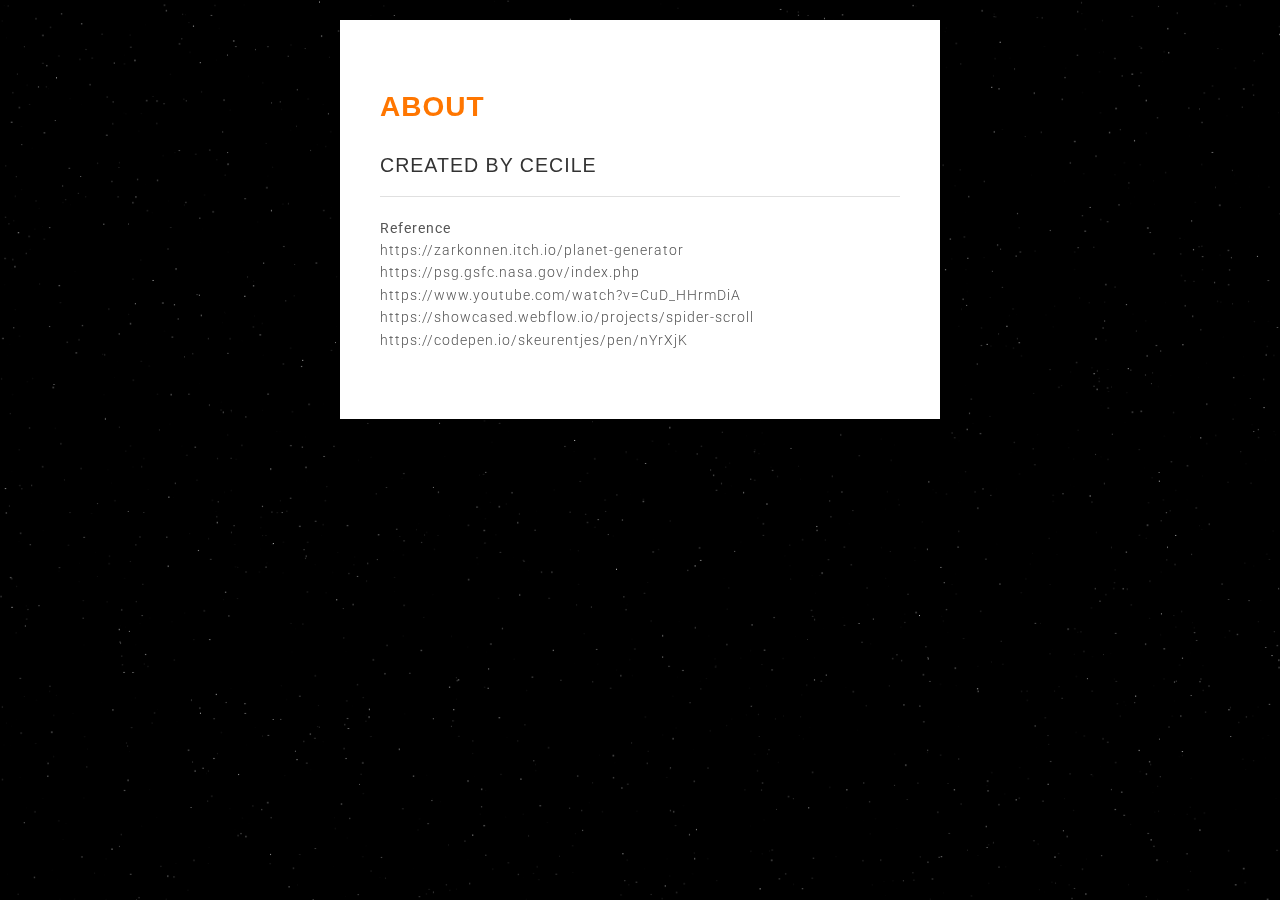
<file: project-3/about.html>
<!DOCTYPE html>
<html lang="en">

<head>
    <meta charset="UTF-8">
    <title>Planet History</title>
    <link rel="stylesheet" href="./article.css">
</head>

<body>
    <div class="background">
    </div>

    <article class="wrapper">
        <header>
            <h1 class="pageTitle">About</h1>
            <h2 class="pageSubTitle">Created by Cecile</h2>
        </header>
        <section>
            <p>
                <b>Reference</b>
                <br>
                https://zarkonnen.itch.io/planet-generator<br>
                https://psg.gsfc.nasa.gov/index.php<br>
                https://www.youtube.com/watch?v=CuD_HHrmDiA<br>
                https://showcased.webflow.io/projects/spider-scroll<br>
                https://codepen.io/skeurentjes/pen/nYrXjK
            </p>
        </section>
    </article>

</body>

</html>
</file>
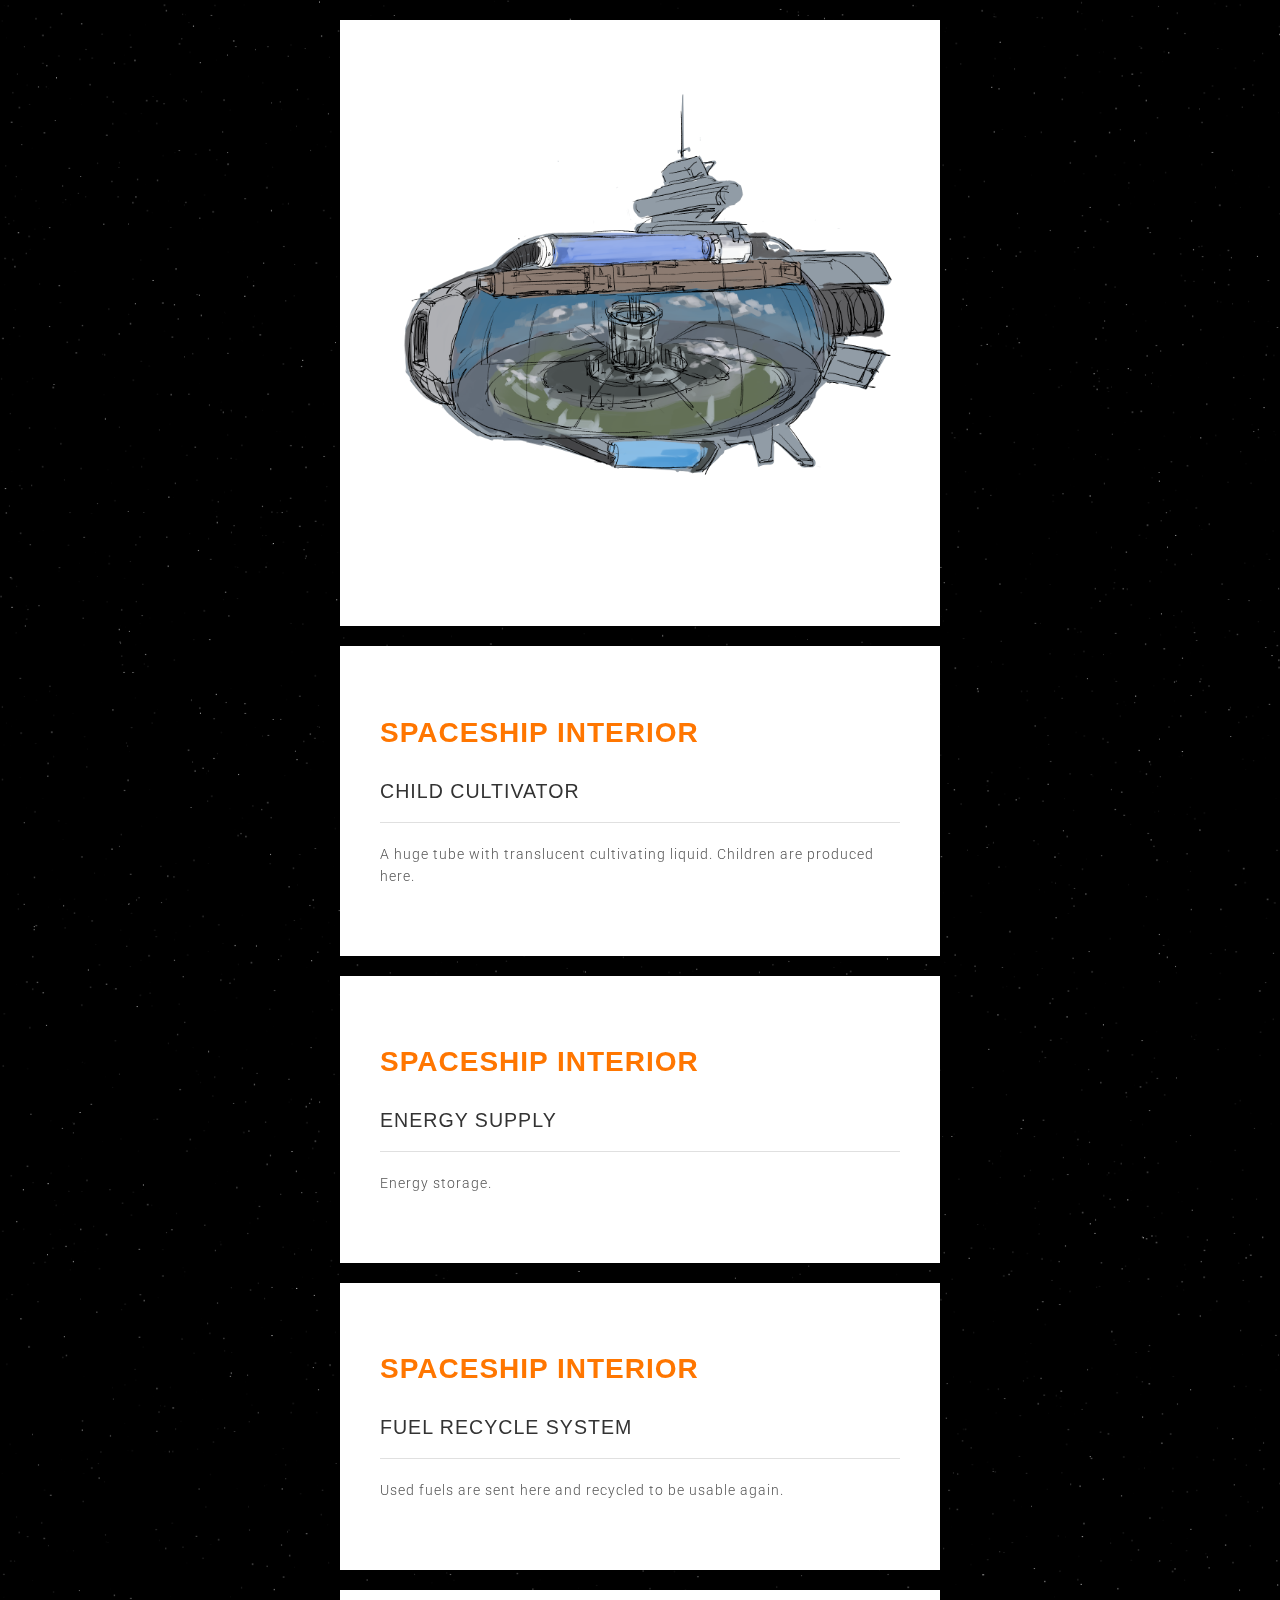
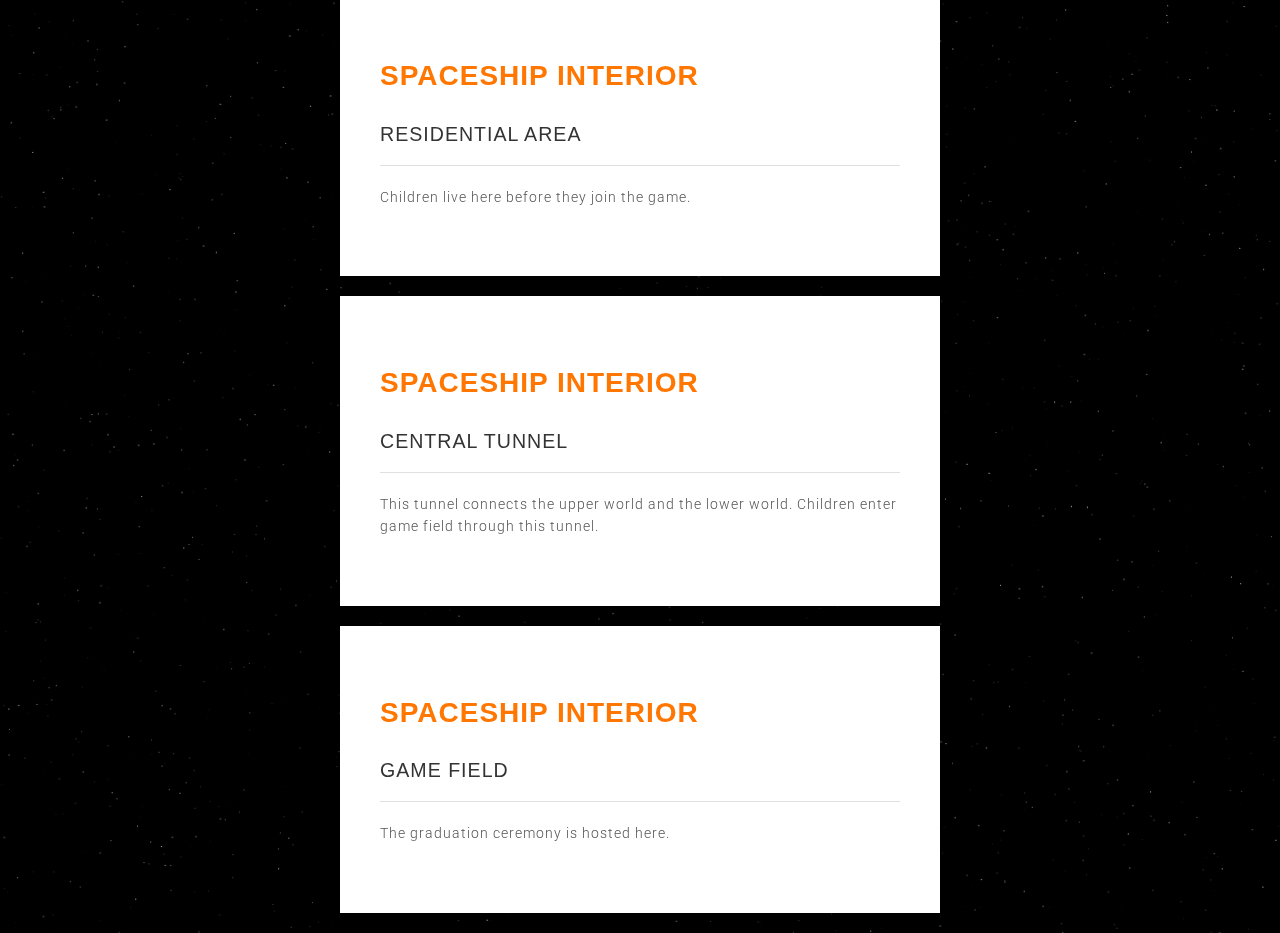
<file: project-3/geography.html>
<!DOCTYPE html>
<html lang="en">

<head>
    <meta charset="UTF-8">
    <title>Spaceship Interior</title>
    <link rel="stylesheet" href="./article.css">
</head>

<body>
    <div class="background">
    </div>
    <article class="wrapper">
        <img src="./asset/spaceship_interior.png" alt="spaceship">
    </article>
    
    <article class="wrapper">
        <header>
            <h1 class="pageTitle">Spaceship Interior</h1>
            <h2 class="pageSubTitle">Child Cultivator</h2>
        </header>
        <section>
            <p>A huge tube with translucent cultivating liquid. Children are produced here.</p>
        </section>
    </article>

    <article class="wrapper">
        <header>
            <h1 class="pageTitle">Spaceship Interior</h1>
            <h2 class="pageSubTitle">Energy Supply</h2>
        </header>
        <section>
            <p>Energy storage.</p>
        </section>
    </article>

    <article class="wrapper">
        <header>
            <h1 class="pageTitle">Spaceship Interior</h1>
            <h2 class="pageSubTitle">Fuel Recycle System</h2>
        </header>
        <section>
            <p>Used fuels are sent here and recycled to be usable again.</p>
        </section>
    </article>
    
    <article class="wrapper">
        <header>
            <h1 class="pageTitle">Spaceship Interior</h1>
            <h2 class="pageSubTitle">Residential Area</h2>
        </header>
        <section>
            <p>Children live here before they join the game.</p>
        </section>
    </article>
    
    <article class="wrapper">
        <header>
            <h1 class="pageTitle">Spaceship Interior</h1>
            <h2 class="pageSubTitle">Central Tunnel</h2>
        </header>
        <section>
            <p>This tunnel connects the upper world and the lower world. Children enter game field through this tunnel.</p>
        </section>
    </article>
    
    <article class="wrapper">
        <header>
            <h1 class="pageTitle">Spaceship Interior</h1>
            <h2 class="pageSubTitle">Game Field</h2>
        </header>
        <section>
            <p>The graduation ceremony is hosted here.</p>
        </section>
    </article>
    
</body></html>
</file>
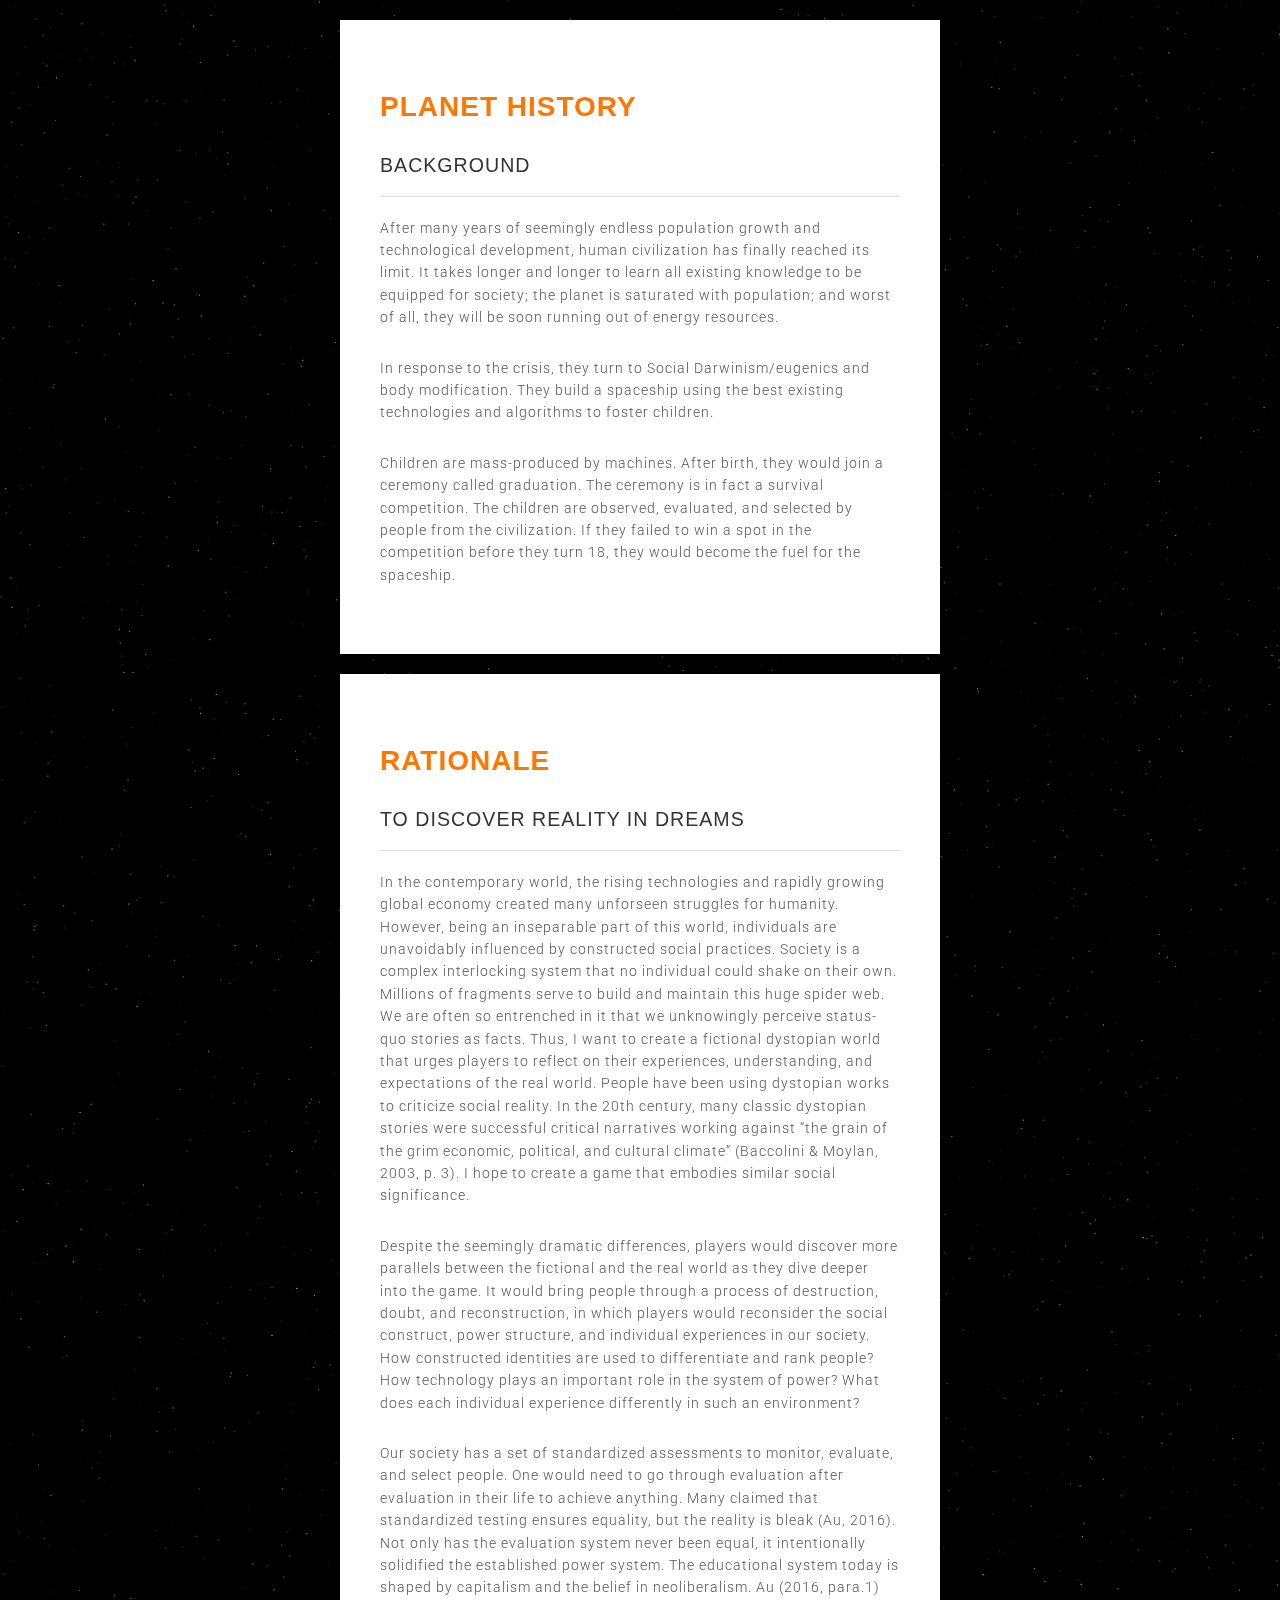
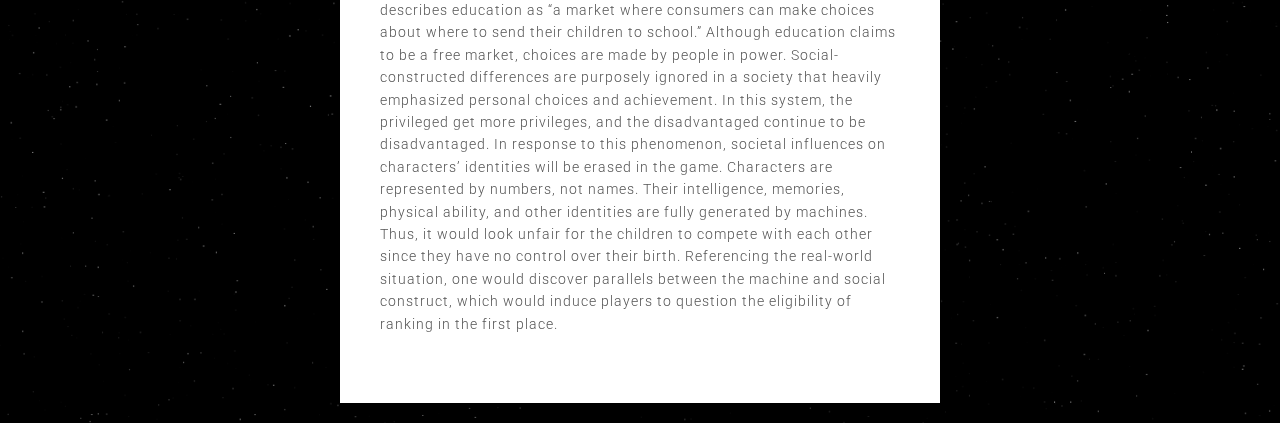
<file: project-3/history.html>
<!DOCTYPE html>
<html lang="en">

<head>
    <meta charset="UTF-8">
    <title>Planet History</title>
    <link rel="stylesheet" href="./article.css">
</head>

<body>
    <div class="background">
    </div>

    <article class="wrapper">
        <header>
            <h1 class="pageTitle">Planet History</h1>
            <h2 class="pageSubTitle">Background</h2>
        </header>
        <section>
            <p>After many years of seemingly endless population growth and technological development, human civilization has finally reached its limit. It takes longer and longer to learn all existing knowledge to be equipped for society; the planet is saturated with population; and worst of all, they will be soon running out of energy resources.
            </p>

            <p>In response to the crisis, they turn to Social Darwinism/eugenics and body modification. They build a spaceship using the best existing technologies and algorithms to foster children.</p>

            <p>Children are mass-produced by machines. After birth, they would join a ceremony called graduation. The ceremony is in fact a survival competition. The children are observed, evaluated, and selected by people from the civilization. If they failed to win a spot in the competition before they turn 18, they would become the fuel for the spaceship.
            </p>
        </section>
    </article>

    <article class="wrapper">
        <header>
            <h1 class="pageTitle">Rationale</h1>
            <h2 class="pageSubTitle">To discover reality in dreams</h2>
        </header>
        <section>
            <p>In the contemporary world, the rising technologies and rapidly growing global economy created many unforseen struggles for humanity. However, being an inseparable part of this world, individuals are unavoidably influenced by constructed social practices. Society is a complex interlocking system that no individual could shake on their own. Millions of fragments serve to build and maintain this huge spider web. We are often so entrenched in it that we unknowingly perceive status-quo stories as facts. Thus, I want to create a fictional dystopian world that urges players to reflect on their experiences, understanding, and expectations of the real world. People have been using dystopian works to criticize social reality. In the 20th century, many classic dystopian stories were successful critical narratives working against “the grain of the grim economic, political, and cultural climate” (Baccolini & Moylan, 2003, p. 3). I hope to create a game that embodies similar social significance.
            </p>

            <p>Despite the seemingly dramatic differences, players would discover more parallels between the fictional and the real world as they dive deeper into the game. It would bring people through a process of destruction, doubt, and reconstruction, in which players would reconsider the social construct, power structure, and individual experiences in our society. How constructed identities are used to differentiate and rank people? How technology plays an important role in the system of power? What does each individual experience differently in such an environment?
            </p>
            
            <p>Our society has a set of standardized assessments to monitor, evaluate, and select people. One would need to go through evaluation after evaluation in their life to achieve anything. Many claimed that standardized testing ensures equality, but the reality is bleak (Au, 2016). Not only has the evaluation system never been equal, it intentionally solidified the established power system. The educational system today is shaped by capitalism and the belief in neoliberalism. Au (2016, para.1) describes education as “a market where consumers can make choices about where to send their children to school.” Although education claims to be a free market, choices are made by people in power. Social-constructed differences are purposely ignored in a society that heavily emphasized personal choices and achievement. In this system, the privileged get more privileges, and the disadvantaged continue to be disadvantaged. In response to this phenomenon, societal influences on characters’ identities will be erased in the game. Characters are represented by numbers, not names. Their intelligence, memories, physical ability, and other identities are fully generated by machines. Thus, it would look unfair for the children to compete with each other since they have no control over their birth. Referencing the real-world situation, one would discover parallels between the machine and social construct, which would induce players to question the eligibility of ranking in the first place. </p>
        </section>
    </article>

</body></html>
</file>
<file: project-3/article.css>
@import url(https://fonts.googleapis.com/css?family=Roboto:400,100,300,500,700,900);
@import url(https://fonts.googleapis.com/css?family=Titillium+Web:400,600,700,300,200);
@font-face {
    font-family: font;
    src: url("https://cdn.glitch.global/fb9e357c-cb9f-48d3-b63b-5c3bf3f3ede6/Robot_Font.otf?v=1666167541881");
}

body {
  font-family: 'Roboto', sans-serif;
  font-size: 14px;
  letter-spacing: 1px;
  line-height: 1.6em;
  font-weight: 300;
  color: #555;
}

p {
  margin-bottom: 2em;
}

header {
  border-bottom: solid 1px #e0e0e0;
  margin: 0 0 20px 0;
}

.pageTitle,
.pageSubTitle {
  font-family: font, sans-serif;
  text-transform: uppercase;
  color: #333;
}

.pageTitle {
  color: #FF7600;
}

.pageTitle {
  font-size: 2em;
  font-weight: 700;
  line-height: 2em;
}

.pageSubTitle {
  margin-bottom: 1em;
  font-size: 1.4em;
  font-weight: 300;
}

.background {
  background: 
    url(./asset/space_bg.png)
    repeat;
  background-size: 100% auto;
  position: fixed;
  width: 100%;
  height: 300%;
  top: 0;
  left: 0;
  z-index: -1
}

.wrapper {
  width: 520px;
  padding: 40px;
  margin: 20px auto;
  background: #fff;
  box-shadow:  0px 3px 3px 1px rgba(0, 0, 0, 0.25);
}

.slogan {
  position: fixed;
  display: block;
  top: 700px;
  width: 100%;
  padding: 20px 0;
  text-align: center;
  background: #222;
}

.sloganTitle {
  font-size: 70px;
  font-weight: 700;
  line-height: 80px;
  color: #fff;
  
  text-shadow: 0px 2px 1px rgba(0, 0, 0, 0.25);
}

img {
    width: 100%;
}
</file>
